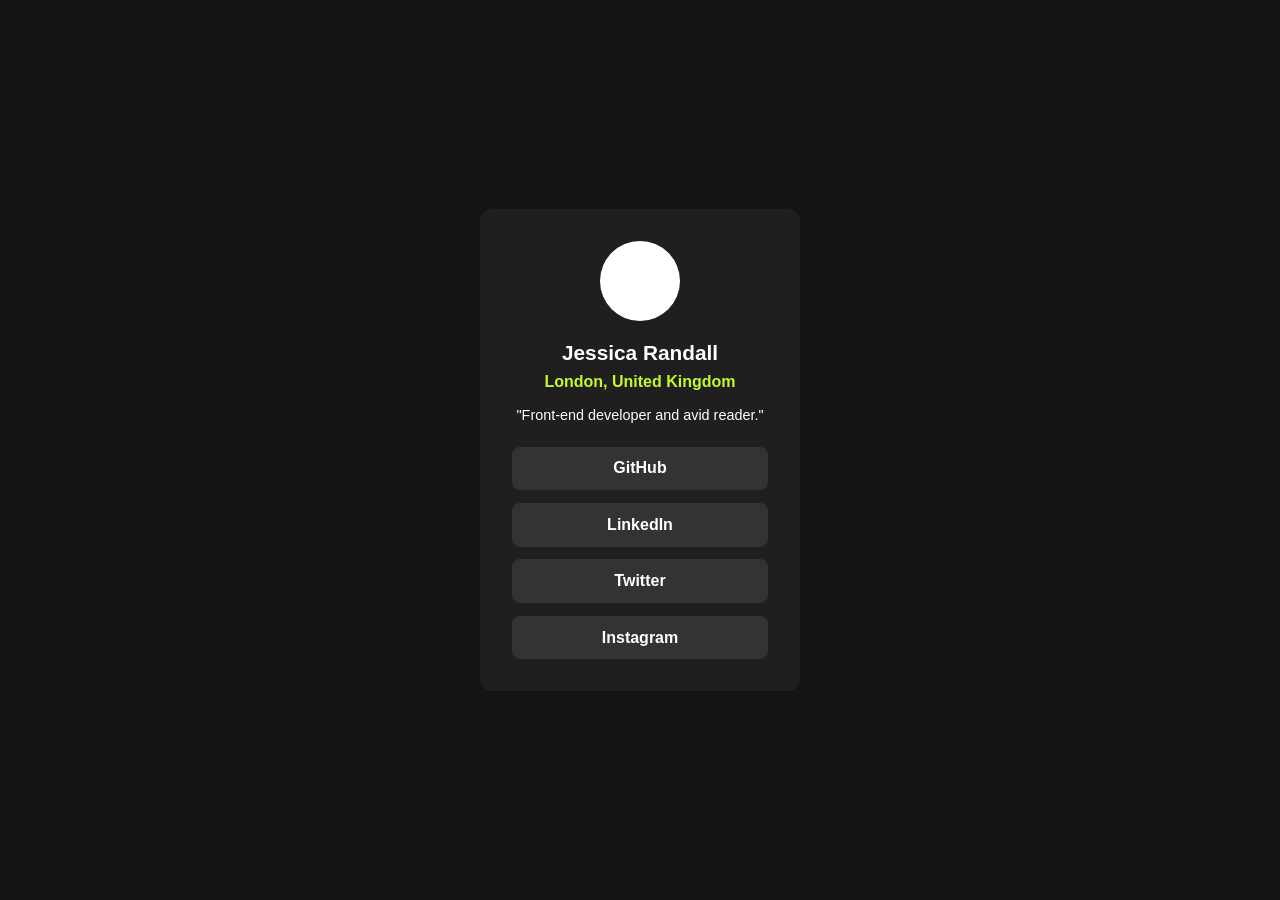
<file: index.html>
<!DOCTYPE html>
<html lang="en">

<head>
    <meta charset="UTF-8" />
    <meta name="viewport" content="width=device-width, initial-scale=1.0" />
    <title>Social Links Profile</title>
    <link rel="stylesheet" href="style.css" />
</head>

<body>

    <main class="card">
        <img src="perfil.png" alt="Profile image" class="avatar" />

        <h1>Jessica Randall</h1>
        <p class="location">London, United Kingdom</p>

        <p class="bio">"Front-end developer and avid reader."</p>

        <div class="links">
            <a href="#">GitHub</a>
            <a href="#">LinkedIn</a>
            <a href="#">Twitter</a>
            <a href="#">Instagram</a>
        </div>
    </main>

</body>

</html>
</file>
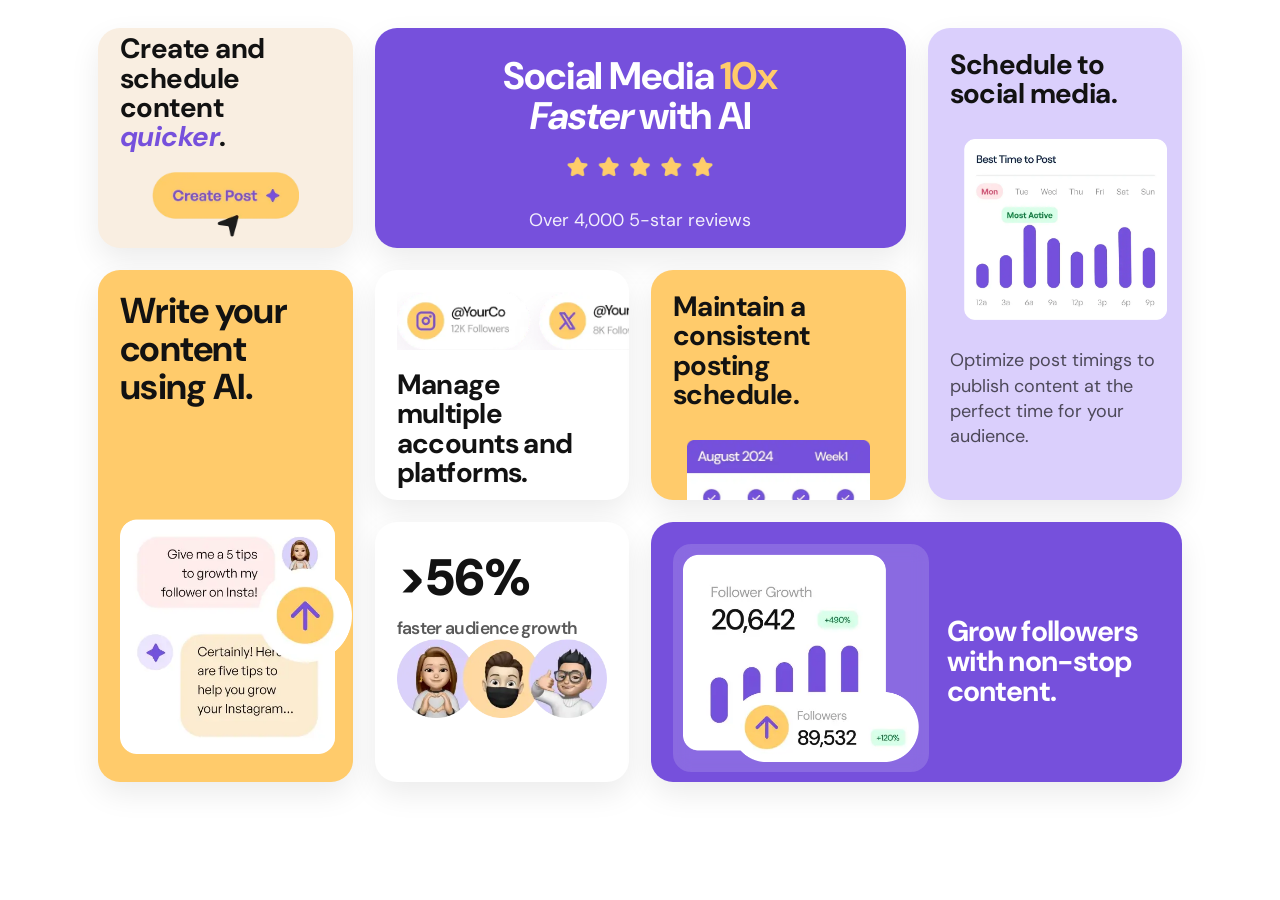
<file: bento-grid/index.html>
<!doctype html>
<html lang="pt-br">

<head>
    <meta charset="UTF-8" />
    <meta name="viewport" content="width=device-width, initial-scale=1.0" />
    <title>Social Media AI Grid</title>

    <link rel="preconnect" href="https://fonts.googleapis.com">
    <link rel="preconnect" href="https://fonts.gstatic.com" crossorigin>
    <link href="https://fonts.googleapis.com/css2?family=DM+Sans:wght@400;500&display=swap" rel="stylesheet">

    <link rel="stylesheet" href="styles.css" />
</head>

<body>
    <main class="wrap">
        <section class="grid">

            <!-- A -->
            <article class="card card-a">
                <h3 class="kicker">
                    Create and schedule content <em>quicker</em>.
                </h3>
                <img class="img img-a" src="assets/illustration-create-post.webp" alt="Create post illustration"
                    loading="lazy" />
            </article>

            <!-- B -->
            <article class="card card-b">
                <h2 class="title">
                    Social Media <span class="accent">10x</span><br />
                    <em>Faster</em> with AI
                </h2>

                <div class="rating">
                    <img src="assets/illustration-five-stars.webp" alt="Five stars" loading="lazy" />
                    <p>Over 4,000 5-star reviews</p>
                </div>
            </article>

            <!-- C -->
            <article class="card card-c">
                <h3 class="kicker">Schedule to social media.</h3>

                <div class="mock mock-c">
                    <img src="assets/illustration-schedule-posts.webp" alt="Best time to post mock" loading="lazy" />
                </div>

                <p class="muted">
                    Optimize post timings to publish content at the perfect time for your
                    audience.
                </p>
            </article>

            <!-- D -->
            <article class="card card-d">
                <h3 class="kicker kicker-d">Write your content using AI.</h3>
                <img class="img img-d" src="assets/illustration-ai-content.webp" alt="AI content mock" loading="lazy" />

            </article>

            <!-- E -->
            <article class="card card-e">
                <img class="img img-e" src="assets/illustration-multiple-platforms.webp" alt="Multiple platforms"
                    loading="lazy" />
                <h3 class="kicker">Manage multiple accounts and platforms.</h3>


            </article>

            <!-- F -->
            <article class="card card-f">
                <h3 class="kicker">Maintain a consistent posting schedule.</h3>

                <div class="mock">
                    <img src="assets/illustration-consistent-schedule.webp" alt="Consistent schedule mock"
                        loading="lazy" />
                </div>
            </article>

            <!-- G -->
            <article class="card card-g">
                <h3 class="big">
                    <span>&gt;56%</span>
                    <small>faster audience growth</small>
                </h3>

                <img class="img" src="assets/illustration-audience-growth.webp" alt="Audience growth" loading="lazy" />
            </article>

            <!-- H -->
            <article class="card card-h">
                <div class="h-left">
                    <img class="mock-h" src="assets/illustration-grow-followers.webp" alt="Grow followers mock"
                        loading="lazy" />
                </div>

                <div class="h-right">
                    <h2 class="title">
                        Grow followers<br />
                        with non-stop<br />
                        content.
                    </h2>
                </div>
            </article>
        </section>
    </main>
</body>

</html>
</file>
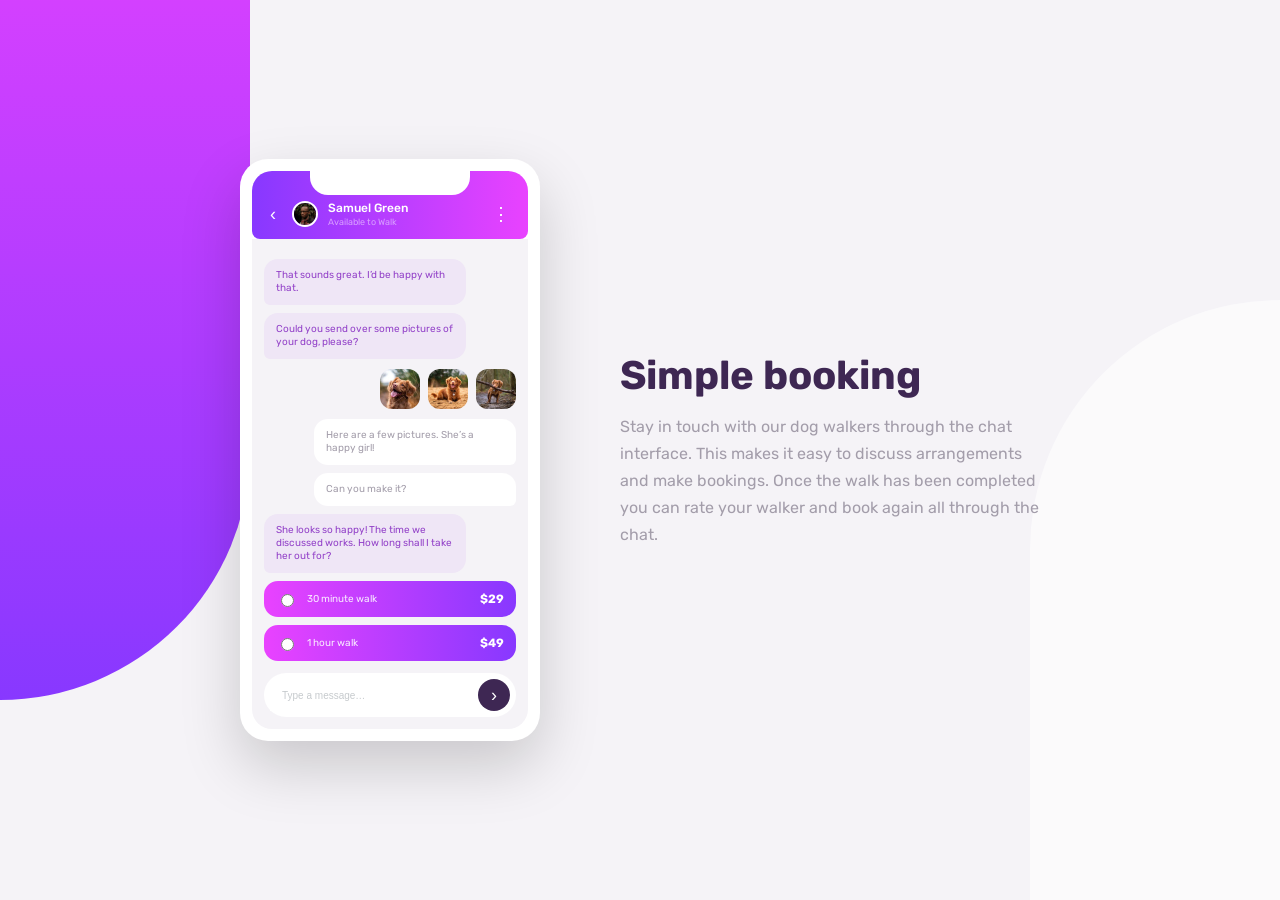
<file: chat-app-illustration/index.html>
<!DOCTYPE html>
<html lang="pt-BR">

<head>
    <meta charset="UTF-8" />
    <meta name="viewport" content="width=device-width, initial-scale=1.0" />
    <title>Chat App</title>

    <!-- Fonte (Rubik) -->
    <link rel="preconnect" href="https://fonts.googleapis.com">
    <link rel="preconnect" href="https://fonts.gstatic.com" crossorigin>
    <link href="https://fonts.googleapis.com/css2?family=Rubik:wght@400;500;700&display=swap" rel="stylesheet">

    <link rel="stylesheet" href="styles.css" />
</head>

<body>

    <main class="hero">

        <div class="bg-shape bg-shape--left"></div>
        <div class="bg-shape bg-shape--right"></div>

        <div class="container">

            <section class="phone" aria-label="Demonstração do chat">
                <div class="phone__notch"></div>

                <header class="phone__header">
                    <div class="phone__header-left">
                        <button class="icon-btn" aria-label="Voltar">‹</button>

                        <img class="avatar" src="./assets/avatar.jpg" alt="Samuel Green" />

                        <div class="profile">
                            <p class="profile__name">Samuel Green</p>
                            <p class="profile__status">Available to Walk</p>
                        </div>
                    </div>

                    <button class="icon-btn" aria-label="Mais opções">⋮</button>
                </header>

                <div class="phone__chat">
                    <p class="msg msg--left">That sounds great. I’d be happy with that.</p>
                    <p class="msg msg--left">Could you send over some pictures of your dog, please?</p>

                    <div class="msg-row msg-row--right">
                        <img class="dog" src="./assets/dog-image-1.jpg" alt="Dog photo 1" />
                        <img class="dog" src="./assets/dog-image-2.jpg" alt="Dog photo 2" />
                        <img class="dog" src="./assets/dog-image-3.jpg" alt="Dog photo 3" />
                    </div>

                    <p class="msg msg--right">Here are a few pictures. She’s a happy girl!</p>
                    <p class="msg msg--right">Can you make it?</p>

                    <p class="msg msg--left">
                        She looks so happy! The time we discussed works. How long shall I take her out for?
                    </p>

                    <label class="option">
                        <input type="radio" name="walk" />
                        <span class="option__text">30 minute walk</span>
                        <span class="option__price">$29</span>
                    </label>

                    <label class="option">
                        <input type="radio" name="walk" />
                        <span class="option__text">1 hour walk</span>
                        <span class="option__price">$49</span>
                    </label>

                    <form class="composer" action="#">
                        <input class="composer__input" type="text" placeholder="Type a message…" />
                        <button class="composer__send" type="submit" aria-label="Enviar">›</button>
                    </form>
                </div>
            </section>


            <section class="content">
                <h1 class="content__title">Simple booking</h1>
                <p class="content__text">
                    Stay in touch with our dog walkers through the chat interface. This makes it easy to discuss
                    arrangements and
                    make bookings. Once the walk has been completed you can rate your walker and book again all through
                    the chat.
                </p>
            </section>
        </div>
    </main>

</body>

</html>
</file>
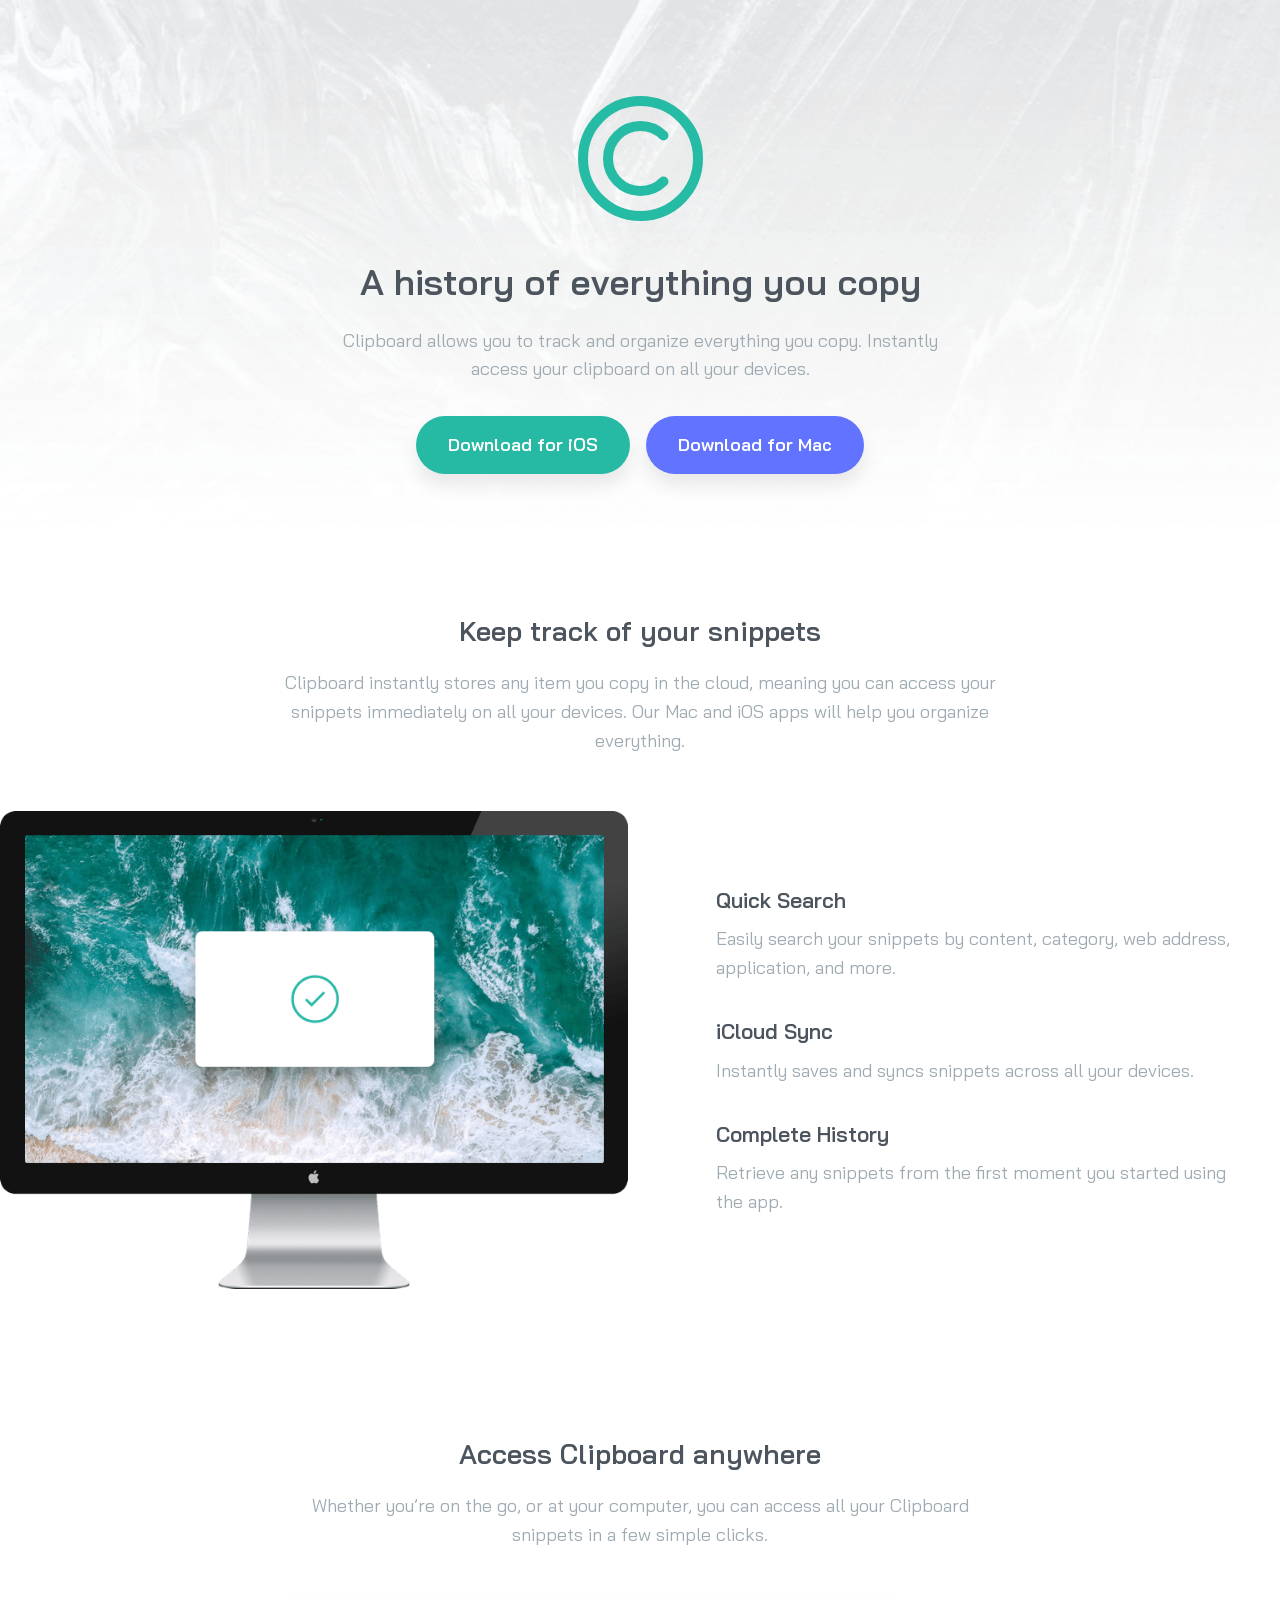
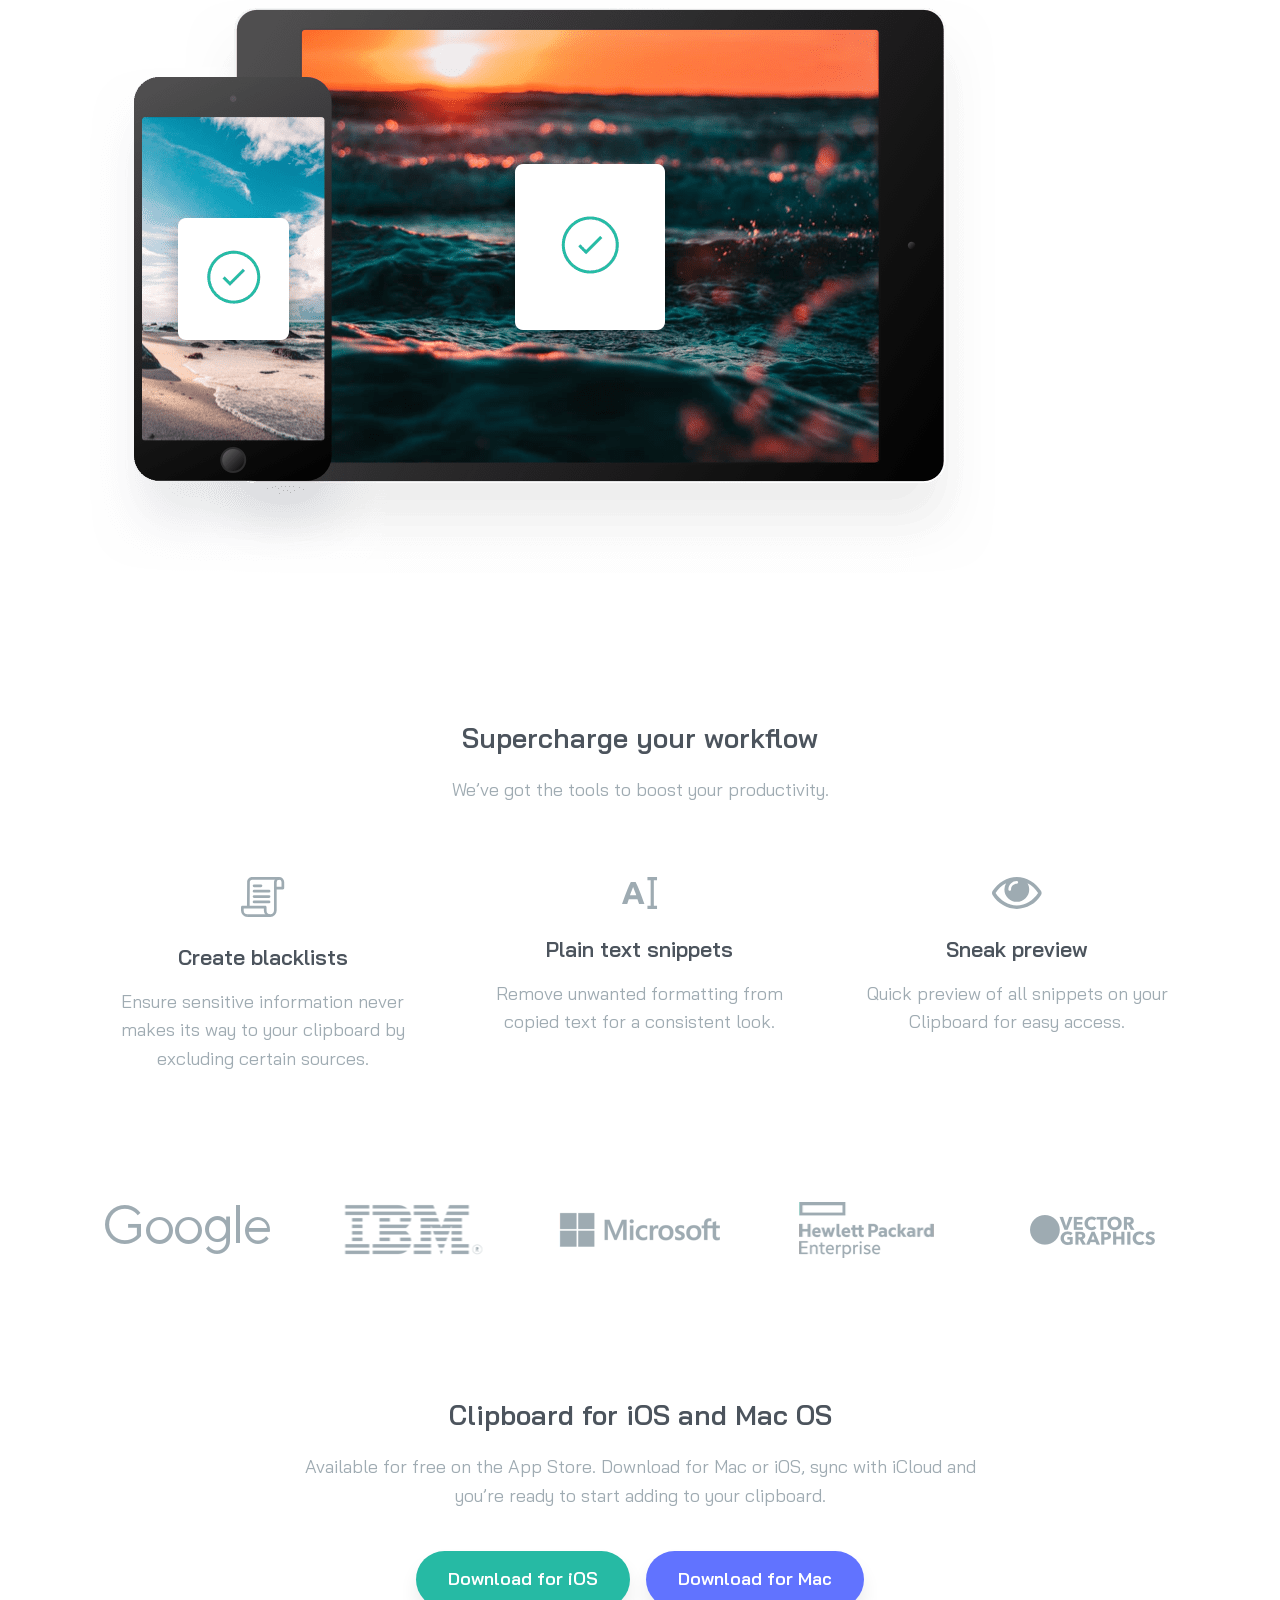
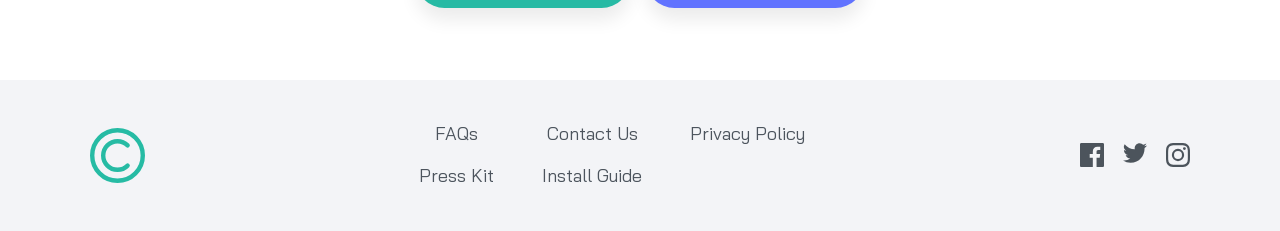
<file: landing-page/index.html>
<!DOCTYPE html>
<html lang="en">

<head>
    <meta charset="UTF-8" />
    <meta name="viewport" content="width=device-width, initial-scale=1.0" />
    <title>Clipboard Landing Page</title>


    <link rel="preconnect" href="https://fonts.googleapis.com" />
    <link rel="preconnect" href="https://fonts.gstatic.com" crossorigin />
    <link href="https://fonts.googleapis.com/css2?family=Bai+Jamjuree:wght@400;600&display=swap" rel="stylesheet" />

    <link rel="stylesheet" href="styles.css" />
</head>

<body>

    <header class="hero">
        <div class="container">
            <img class="logo" src="assets/logo.svg" alt="Clipboard Logo" />

            <h1>A history of everything you copy</h1>
            <p class="lead">
                Clipboard allows you to track and organize everything you copy. Instantly access your clipboard on
                all your devices.
            </p>

            <div class="buttons">
                <a class="btn btn-ios" href="#">Download for iOS</a>
                <a class="btn btn-mac" href="#">Download for Mac</a>
            </div>
        </div>
    </header>

    <main>
        <section class="section">
            <div class="container">
                <h2>Keep track of your snippets</h2>
                <p class="subtitle">
                    Clipboard instantly stores any item you copy in the cloud, meaning you can access your snippets
                    immediately on all your devices. Our Mac and iOS apps will help you organize everything.
                </p>
            </div>

            <div class="split">
                <div class="split-image">
                    <img src="assets/image-computer.png" alt="Computer" />
                </div>

                <div class="split-text">
                    <div class="feature">
                        <h3>Quick Search</h3>
                        <p>Easily search your snippets by content, category, web address, application, and more.</p>
                    </div>

                    <div class="feature">
                        <h3>iCloud Sync</h3>
                        <p>Instantly saves and syncs snippets across all your devices.</p>
                    </div>

                    <div class="feature">
                        <h3>Complete History</h3>
                        <p>Retrieve any snippets from the first moment you started using the app.</p>
                    </div>
                </div>
            </div>
        </section>

        <section class="section">
            <div class="container">
                <h2>Access Clipboard anywhere</h2>
                <p class="subtitle">
                    Whether you’re on the go, or at your computer, you can access all your Clipboard snippets in a
                    few simple clicks.
                </p>

                <div class="center-image">
                    <img src="assets/image-devices.png" alt="Devices" />
                </div>
            </div>
        </section>

        <section class="section">
            <div class="container">
                <h2>Supercharge your workflow</h2>
                <p class="subtitle">We’ve got the tools to boost your productivity.</p>

                <div class="cards">
                    <article class="card">
                        <img src="assets/icon-blacklist.svg" alt="" />
                        <h3>Create blacklists</h3>
                        <p>Ensure sensitive information never makes its way to your clipboard by excluding certain
                            sources.</p>
                    </article>

                    <article class="card">
                        <img src="assets/icon-text.svg" alt="" />
                        <h3>Plain text snippets</h3>
                        <p>Remove unwanted formatting from copied text for a consistent look.</p>
                    </article>

                    <article class="card">
                        <img src="assets/icon-preview.svg" alt="" />
                        <h3>Sneak preview</h3>
                        <p>Quick preview of all snippets on your Clipboard for easy access.</p>
                    </article>
                </div>
            </div>
        </section>

        <section class="section companies">
            <div class="container companies-row">
                <img src="assets/logo-google.png" alt="Google" />
                <img src="assets/logo-ibm.png" alt="IBM" />
                <img src="assets/logo-microsoft.png" alt="Microsoft" />
                <img src="assets/logo-hp.png" alt="Hewlett Packard" />
                <img src="assets/logo-vector-graphics.png" alt="Vector Graphics" />
            </div>
        </section>

        <section class="section">
            <div class="container">
                <h2>Clipboard for iOS and Mac OS</h2>
                <p class="subtitle">
                    Available for free on the App Store. Download for Mac or iOS, sync with iCloud and you’re ready to
                    start
                    adding to your clipboard.
                </p>

                <div class="buttons buttons-bottom">
                    <a class="btn btn-ios" href="#">Download for iOS</a>
                    <a class="btn btn-mac" href="#">Download for Mac</a>
                </div>
            </div>
        </section>
    </main>

    <footer class="footer">
        <div class="container footer-grid">
            <img class="footer-logo" src="assets/logo.svg" alt="Clipboard Logo" />

            <nav class="footer-links">
                <a href="#">FAQs</a>
                <a href="#">Contact Us</a>
                <a href="#">Privacy Policy</a>
                <a href="#">Press Kit</a>
                <a href="#">Install Guide</a>
            </nav>

            <div class="social">
                <a href="#"><img src="assets/icon-facebook.svg" alt="Facebook" /></a>
                <a href="#"><img src="assets/icon-twitter.svg" alt="Twitter" /></a>
                <a href="#"><img src="assets/icon-instagram.svg" alt="Instagram" /></a>
            </div>
        </div>
    </footer>
</body>

</html>
</file>
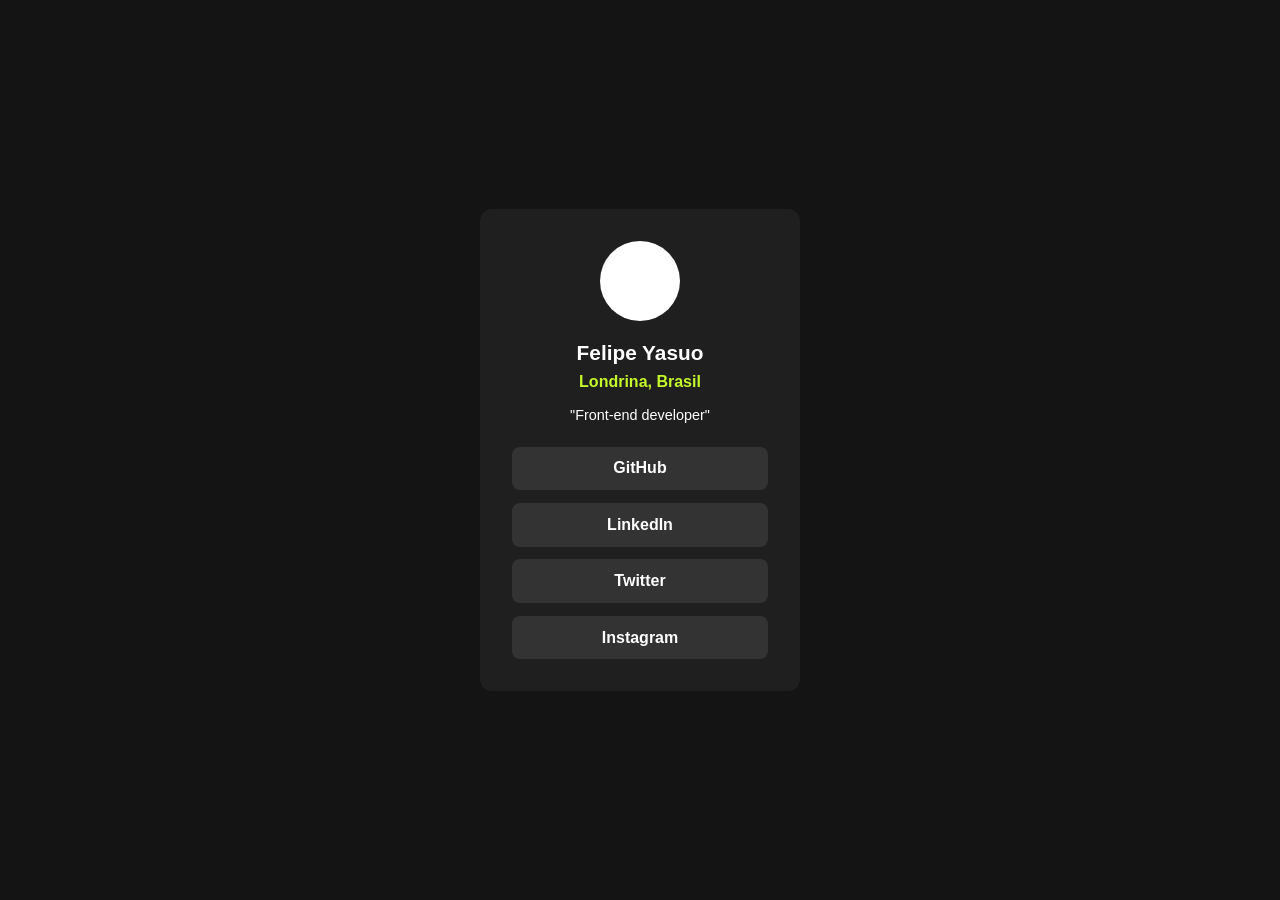
<file: profile-card/index.html>
<!DOCTYPE html>
<html lang="en">

<head>
    <meta charset="UTF-8" />
    <meta name="viewport" content="width=device-width, initial-scale=1.0" />
    <title>Social Links Profile</title>
    <link rel="stylesheet" href="styles.css" />
</head>

<body>

    <main class="card">
        <img src="perfil.png" alt="Profile image" class="avatar" />

        <h1>Felipe Yasuo</h1>
        <p class="location">Londrina, Brasil</p>

        <p class="bio">"Front-end developer"</p>

        <div class="links">
            <a href="#">GitHub</a>
            <a href="#">LinkedIn</a>
            <a href="#">Twitter</a>
            <a href="#">Instagram</a>
        </div>
    </main>

</body>

</html>
</file>
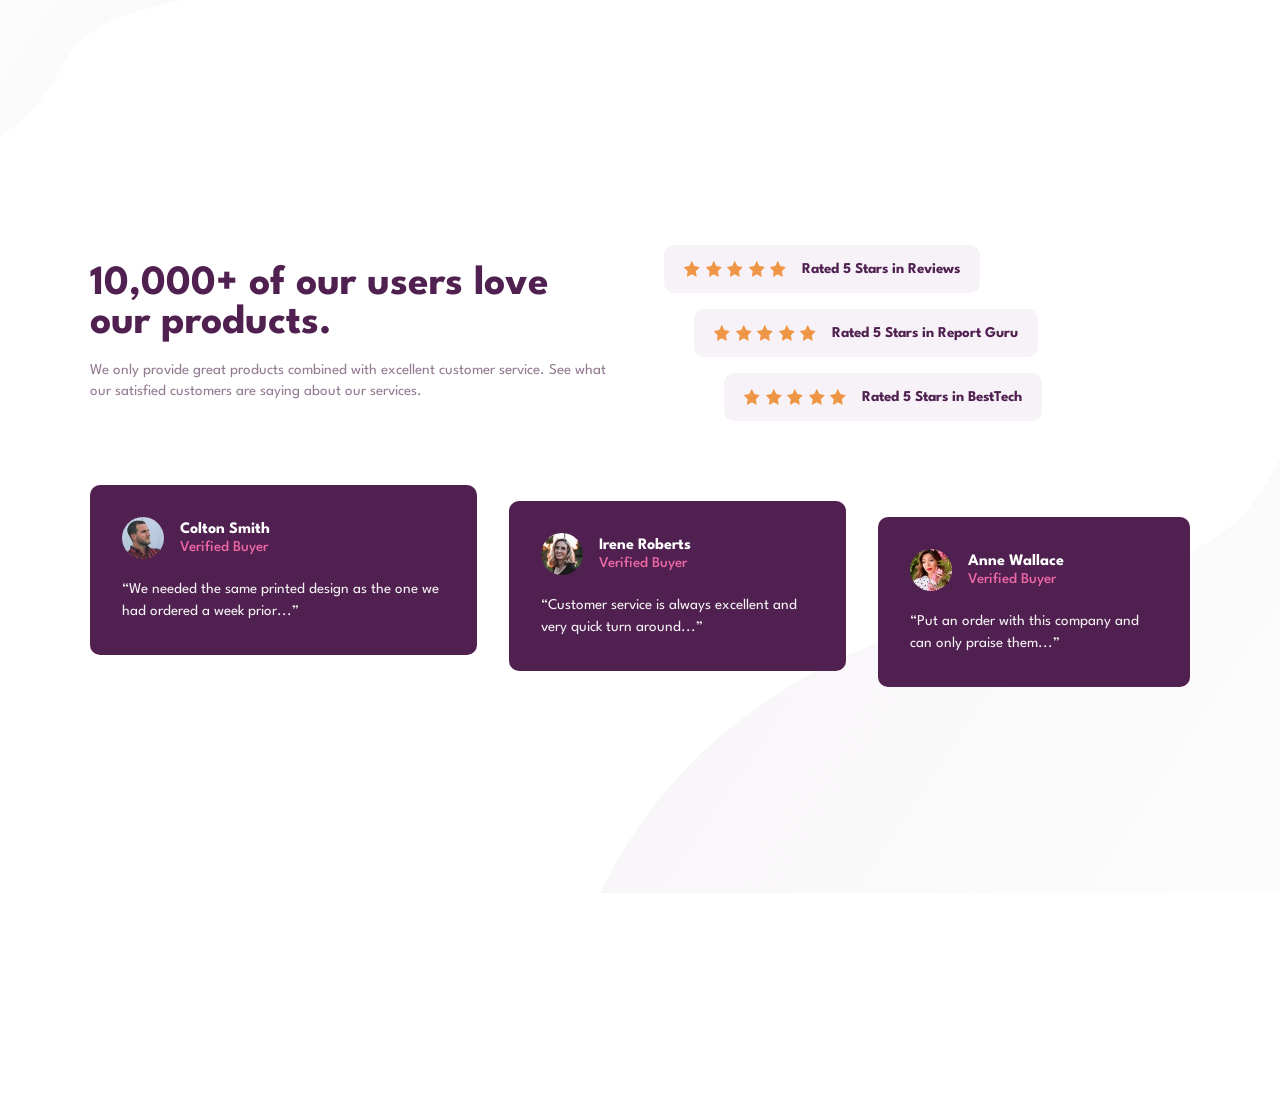
<file: social-proof/index.html>
<!DOCTYPE html>
<html lang="en">

<head>
    <meta charset="UTF-8" />
    <meta name="viewport" content="width=device-width, initial-scale=1.0" />
    <title>Social Proof Section</title>
    <link rel="preconnect" href="https://fonts.googleapis.com">
    <link href="https://fonts.googleapis.com/css2?family=League+Spartan:wght@400;500;700&display=swap" rel="stylesheet">
    <link rel="stylesheet" href="styles.css" />
</head>

<body>

    <main class="container">
        <section class="intro">
            <div class="intro-text">
                <h1>10,000+ of our users love our products.</h1>
                <p>
                    We only provide great products combined with excellent customer service.
                    See what our satisfied customers are saying about our services.
                </p>
            </div>

            <div class="ratings">
                <div class="rating">
                    <div class="stars" aria-label="5 stars">
                        <img src="./assets/icon-star.svg" alt="" />
                        <img src="./assets/icon-star.svg" alt="" />
                        <img src="./assets/icon-star.svg" alt="" />
                        <img src="./assets/icon-star.svg" alt="" />
                        <img src="./assets/icon-star.svg" alt="" />
                    </div>
                    <p>Rated 5 Stars in Reviews</p>
                </div>

                <div class="rating">
                    <div class="stars" aria-label="5 stars">
                        <img src="./assets/icon-star.svg" alt="" />
                        <img src="./assets/icon-star.svg" alt="" />
                        <img src="./assets/icon-star.svg" alt="" />
                        <img src="./assets/icon-star.svg" alt="" />
                        <img src="./assets/icon-star.svg" alt="" />
                    </div>
                    <p>Rated 5 Stars in Report Guru</p>
                </div>

                <div class="rating">
                    <div class="stars" aria-label="5 stars">
                        <img src="./assets/icon-star.svg" alt="" />
                        <img src="./assets/icon-star.svg" alt="" />
                        <img src="./assets/icon-star.svg" alt="" />
                        <img src="./assets/icon-star.svg" alt="" />
                        <img src="./assets/icon-star.svg" alt="" />
                    </div>
                    <p>Rated 5 Stars in BestTech</p>
                </div>
            </div>
        </section>

        <section class="testimonials">
            <article class="card">
                <header class="card-head">
                    <img class="avatar" src="./assets/image-colton.jpg" alt="Colton Smith" />
                    <div>
                        <h3>Colton Smith</h3>
                        <span>Verified Buyer</span>
                    </div>
                </header>
                <p>“We needed the same printed design as the one we had ordered a week prior...”</p>
            </article>

            <article class="card">
                <header class="card-head">
                    <img class="avatar" src="./assets/image-irene.jpg" alt="Irene Roberts" />
                    <div>
                        <h3>Irene Roberts</h3>
                        <span>Verified Buyer</span>
                    </div>
                </header>
                <p>“Customer service is always excellent and very quick turn around...”</p>
            </article>

            <article class="card">
                <header class="card-head">
                    <img class="avatar" src="./assets/image-anne.jpg" alt="Anne Wallace" />
                    <div>
                        <h3>Anne Wallace</h3>
                        <span>Verified Buyer</span>
                    </div>
                </header>
                <p>“Put an order with this company and can only praise them...”</p>
            </article>
        </section>
    </main>

</body>

</html>
</file>
<file: style.css>
* {
    margin: 0;
    padding: 0;
    box-sizing: border-box;
}

:root {
    --bg-color: #141414;
    --card-color: #1f1f1f;
    --button-color: #333333;
    --accent: #c4f82a;
    --text-color: #ffffff;
}

body {
    font-family: Arial, Helvetica, sans-serif;
    background-color: var(--bg-color);
    color: var(--text-color);

    display: flex;
    justify-content: center;
    align-items: center;
    height: 100vh;
}

.card {
    background-color: var(--card-color);
    padding: 2rem;
    border-radius: 12px;
    width: 320px;
    text-align: center;
}

.avatar {
    width: 80px;
    height: 80px;
    border-radius: 50%;
    object-fit: cover;
    margin-bottom: 1rem;
}

h1 {
    font-size: 1.3rem;
    margin-bottom: 0.5rem;
}

.location {
    color: var(--accent);
    font-weight: bold;
    margin-bottom: 1rem;
}

.bio {
    font-size: 0.9rem;
    margin-bottom: 1.5rem;
}

.links {
    display: flex;
    flex-direction: column;
    gap: 0.8rem;
}

.links a {
    text-decoration: none;
    background-color: var(--button-color);
    padding: 0.8rem;
    border-radius: 8px;
    color: var(--text-color);
    font-weight: bold;
    transition: 0.3s ease;
}

.links a:hover {
    background-color: var(--accent);
    color: black;
}

@media (max-width: 375px) {
    body {
        padding: 16px;
    }

    .card {
        padding: 1.5rem;
    }
}
</file>
<file: bento-grid/styles.css>
:root {
    --purple-100: hsl(254, 88%, 90%);
    --purple-500: hsl(256, 67%, 59%);

    --yellow-100: hsl(31, 66%, 93%);
    --yellow-500: hsl(39, 100%, 71%);

    --white: hsl(0, 0%, 100%);
    --black: hsl(0, 0%, 7%);

    --r: 22px;
    --gap: 22px;
    --shadow: 0 12px 30px rgba(0, 0, 0, 0.08);
}

* {
    box-sizing: border-box;
}

body {
    margin: 0;
    font-family: "DM Sans", sans-serif;
    font-size: 18px;
    color: var(--black);
    background: var(--white);
}

.wrap {
    max-width: 1120px;
    margin: 0 auto;
    padding: 28px 18px;
}

.grid {
    display: grid;
    gap: var(--gap);
    grid-template-columns: repeat(4, 1fr);

    grid-template-rows: 220px 230px 260px;

    grid-template-areas:
        "a b b c"
        "d e f c"
        "d g h h";
}

/* Cards */
.card {
    border-radius: var(--r);
    padding: 22px;
    background: var(--white);
    box-shadow: var(--shadow);
    position: relative;
    overflow: hidden;
}

.kicker {
    margin: 0;
    font-size: clamp(18px, 2.2vw, 28px);
    line-height: 1.05;
    letter-spacing: -0.02em;
}

.kicker-d {
    font-size: clamp(36px, 2.2vw, 28px);
}

.kicker em {
    font-style: italic;
    color: var(--purple-500);
}

.title {
    margin: 0;
    font-size: clamp(26px, 3vw, 44px);
    line-height: 1.05;
    letter-spacing: -0.03em;
    color: var(--white);
}

.title em {
    font-style: italic;
}

.title .accent {
    color: var(--yellow-500);
}

.muted {
    margin: 14px 0 0;
    color: rgba(0, 0, 0, 0.65);
    line-height: 1.4;
    max-width: 28ch;
}

.img,
.mock img {
    width: 100%;
    height: auto;
    display: block;
}

.mock {
    margin-top: 16px;
    border-radius: 16px;
    padding: 14px;
}


.card-a {
    grid-area: a;
    background: var(--yellow-100);

    display: flex;
    flex-direction: column;
    align-items: center;
    justify-content: center;
}

.card-b {
    grid-area: b;
    background: var(--purple-500);
    display: grid;
    place-items: center;
    text-align: center;
    padding: 28px;
}

.card-c {
    grid-area: c;
    background: var(--purple-100);
    padding: 22px;
}

.card-d {
    grid-area: d;
    background: var(--yellow-500);
    display: grid;
    align-content: start;
    gap: 14px;
}

.card-e {
    grid-area: e;
}

.card-f {
    grid-area: f;
    background: var(--yellow-500);
}

.card-g {
    grid-area: g;
}

.card-h {
    grid-area: h;
    background: var(--purple-500);
    display: grid;
    grid-template-columns: 1.2fr 1fr;
    align-items: center;
    gap: 18px;
}

/* Imagem do card A */
.img-a {
    position: static;
    width: 70%;
    margin-top: 20px;
    opacity: 1;
}

.img-d {
    margin-top: 100px;
    width: 110%;
}

.img-e {
    width: 130%;
    margin-bottom: 20px;
}

/* Rating (B) */
.rating {
    margin-top: 18px;
    display: grid;
    gap: 10px;
    place-items: center;
    color: rgba(255, 255, 255, 0.9);
}

.rating img {
    width: 150px;
}

/* Card G */
.big {
    margin: 0;
    letter-spacing: -0.03em;
}

.big span {
    display: block;
    font-size: clamp(40px, 4vw, 56px);
    font-weight: 900;
}

.big small {
    display: block;
    color: rgba(0, 0, 0, 0.65);
    font-weight: 600;
    margin-top: 6px;
}

.mock-h {
    width: 100%;
    height: auto;
    border-radius: 18px;

    background: rgba(255, 255, 255, 0.15);
    backdrop-filter: blur(8px);

    padding: 10px;
}

.mock-c {
    width: 110%;
}

.h-right .title {
    text-align: left;
    font-size: 1.8rem;
}

/* Responsivo */
@media (max-width: 980px) {
    .grid {
        grid-template-columns: repeat(2, 1fr);
        grid-template-areas:
            "b b"
            "a c"
            "d c"
            "e f"
            "g g"
            "h h";
        grid-template-rows: auto;
    }

    .card-h {
        grid-template-columns: 1fr;
    }

    .h-right .title {
        text-align: center;
    }
}

@media (max-width: 520px) {
    .grid {
        grid-template-columns: 1fr;

        grid-template-areas:
            "b"
            "e"
            "f"
            "c"
            "h"
            "g"
            "a"
            "d";
        grid-template-rows: auto;
    }

    .card-h {
        grid-template-columns: 1fr;
    }

    .h-right .title {
        text-align: left;
    }

    .img-a {
        position: static;
        width: 70%;
        margin: 12px auto 0;
    }
}
</file>
<file: chat-app-illustration/styles.css>
:root {

    --purple-300: hsl(276, 100%, 81%);
    --purple-600: hsl(276, 55%, 52%);
    --gray-500: hsl(270, 7%, 64%);
    --gray-300: hsl(206, 6%, 79%);
    --purple-950: hsl(271, 36%, 24%);

    --pink-500: hsl(293, 100%, 63%);
    --purple-500: hsl(264, 100%, 61%);

    --white: hsl(0, 0%, 100%);
    --gray-100: hsl(270, 20%, 96%);
    --pink-400: hsl(289, 100%, 72%);
}

* {
    box-sizing: border-box;
}

body {
    margin: 0;
    font-family: "Rubik", system-ui, -apple-system, Segoe UI, Roboto, Arial, sans-serif;
    background: var(--gray-100);
    color: var(--gray-500);
}

.hero {
    min-height: 100vh;
    display: grid;
    place-items: center;
    position: relative;
    overflow: hidden;
    padding: 48px 24px;
}

.container {
    width: min(1000px, 100%);
    display: flex;
    align-items: center;
    justify-content: center;
    gap: 80px;
    position: relative;
    z-index: 1;
}

.bg-shape {
    position: absolute;
    width: 500px;
    height: 900px;
    border-radius: 0 0 300px 300px;
    z-index: 0;
}

.bg-shape--left {
    left: -250px;
    top: -200px;
    background: linear-gradient(180deg, var(--pink-500), var(--purple-500));
}

.bg-shape--right {
    right: -250px;
    bottom: -300px;
    background: var(--white);
    opacity: 0.6;
    border-radius: 300px 300px 0 0;
}

.phone {
    width: 300px;
    background: var(--white);
    border-radius: 28px;
    padding: 12px;
    box-shadow: 0 25px 60px rgba(0, 0, 0, 0.18);
    position: relative;
}

.phone__notch {
    position: absolute;
    top: 10px;
    left: 50%;
    transform: translateX(-50%);
    width: 160px;
    height: 26px;
    background: var(--white);
    border-radius: 0 0 18px 18px;
}

.phone__header {
    background: linear-gradient(90deg, var(--purple-500), var(--pink-500));
    border-radius: 20px 20px 8px 8px;
    padding: 30px 12px 12px;
    display: flex;
    align-items: center;
    justify-content: space-between;
    color: var(--white);
}

.phone__header-left {
    display: flex;
    align-items: center;
    gap: 10px;
}

.icon-btn {
    border: 0;
    background: transparent;
    color: var(--white);
    font-size: 18px;
    cursor: pointer;
}

.avatar {
    width: 26px;
    height: 26px;
    border-radius: 50%;
    border: 2px solid var(--white);
}

.profile__name {
    margin: 0;
    font-weight: 500;
    font-size: 12px;
}

.profile__status {
    margin: 2px 0 0;
    font-size: 9px;
    color: var(--purple-300);
}

.phone__chat {
    background: var(--gray-100);
    border-radius: 0 0 20px 20px;
    padding: 12px;
}

.msg {
    margin: 8px 0;
    padding: 10px 12px;
    border-radius: 14px;
    max-width: 80%;
    font-size: 10px;
    line-height: 1.3;
}

.msg--left {
    background: #efe6f6;
    color: var(--purple-600);
    border-bottom-left-radius: 6px;
}

.msg--right {
    background: var(--white);
    margin-left: auto;
    color: var(--gray-500);
    border-bottom-right-radius: 6px;
}

.msg-row {
    display: flex;
    gap: 8px;
    margin: 10px 0;
}

.msg-row--right {
    justify-content: flex-end;
}

.dog {
    width: 40px;
    height: 40px;
    border-radius: 12px;
    object-fit: cover;
}

.option {
    display: flex;
    align-items: center;
    gap: 10px;
    padding: 10px 12px;
    border-radius: 14px;
    margin: 8px 0;
    background: linear-gradient(90deg, var(--pink-500), var(--purple-500));
    color: var(--white);
    font-size: 10px;
}

.option input {
    accent-color: var(--pink-400);
}

.option__text {
    opacity: 0.9;
}

.option__price {
    margin-left: auto;
    font-weight: 700;
    font-size: 12px;
}

.composer {
    margin-top: 12px;
    background: var(--white);
    border-radius: 999px;
    padding: 6px;
    display: flex;
    gap: 8px;
    align-items: center;
}

.composer__input {
    border: 0;
    outline: none;
    flex: 1;
    padding: 10px 12px;
    font-size: 10px;
}

.composer__input::placeholder {
    color: var(--gray-300);
}

.composer__send {
    width: 32px;
    height: 32px;
    border: 0;
    border-radius: 50%;
    background: var(--purple-950);
    color: var(--white);
    cursor: pointer;
    font-size: 18px;
}

.content {
    width: min(420px, 100%);
}

.content__title {
    margin: 0 0 14px;
    color: var(--purple-950);
    font-size: 40px;
}

.content__text {
    margin: 0;
    line-height: 1.7;
}

@media (max-width: 900px) {
    .container {
        flex-direction: column;
        text-align: center;
        gap: 40px;
    }

    .content__title {
        font-size: 32px;
    }
}
</file>
<file: landing-page/styles.css>
:root {
    --green: hsl(171, 66%, 44%);
    --blue: hsl(233, 100%, 69%);
    --gray-700: hsl(210, 10%, 33%);
    --gray-500: hsl(201, 11%, 66%);
    --bg-footer: hsl(220, 18%, 96%);
}

* {
    margin: 0;
    padding: 0;
    box-sizing: border-box;
}

img {
    max-width: 100%;
    display: block;
}

body {
    font-family: "Bai Jamjuree", sans-serif;
    font-size: 18px;
    color: var(--gray-700);
    text-align: center;
    line-height: 1.6;
}

.container {
    width: min(1100px, 100% - 3rem);
    margin: 0 auto;
}

h1,
h2,
h3 {
    font-weight: 600;
}

p {
    color: var(--gray-500);
}

.hero {
    padding: 6rem 0 4rem;
    background-image: url("assets/bg-header-desktop.png");
    background-repeat: no-repeat;
    background-size: cover;
    background-position: top center;
}

.logo {
    margin: 0 auto 2rem;
}

.lead {
    max-width: 650px;
    margin: 1rem auto 2rem;
}

.buttons {
    display: flex;
    gap: 1rem;
    justify-content: center;
    flex-wrap: wrap;
}

.btn {
    display: inline-block;
    padding: 0.9rem 2rem;
    border-radius: 999px;
    color: #fff;
    text-decoration: none;
    font-weight: 600;
    box-shadow: 0 12px 18px rgba(0, 0, 0, 0.08);
    transition: 0.2s ease;
}

.btn:hover {
    transform: translateY(-2px);
    opacity: 0.9;
}

.btn-ios {
    background: var(--green);
}

.btn-mac {
    background: var(--blue);
}

.section {
    padding: 4.5rem 0;
}

.subtitle {
    max-width: 720px;
    margin: 1rem auto 0;
}

.split {
    width: min(1200px, 100% - 3rem);
    margin: 3.5rem auto 0;
    display: grid;
    gap: 3rem;
}

.split-text {
    display: grid;
    gap: 2rem;
    text-align: left;
    align-content: center;
}

.feature h3 {
    margin-bottom: 0.5rem;
}

.center-image {
    margin-top: 3rem;
}


.cards {
    margin-top: 3rem;
    display: grid;
    gap: 2rem;
}

.card {
    padding: 1.5rem 0.5rem;
}

.card img {
    margin: 0 auto 1.5rem;
}

.card h3 {
    margin-bottom: 0.8rem;
}

.companies {
    padding: 2rem 0 4rem;
}

.companies-row {
    display: grid;
    gap: 2rem;
    place-items: center;
}


.buttons-bottom {
    margin-top: 40px
}

.footer {
    background: var(--bg-footer);
    padding: 2.5rem 0;
}

.footer-grid {
    display: grid;
    gap: 2rem;
    place-items: center;
}

.footer-logo {
    width: 55px;
}

.footer-links {
    display: grid;
    gap: 0.8rem;
}

.footer-links a {
    color: var(--gray-700);
    text-decoration: none;
}

.footer-links a:hover {
    color: var(--green);
}

.social {
    display: flex;
    gap: 1.2rem;
}


@media (min-width: 900px) {
    body {
        text-align: center;
    }

    .split {
        grid-template-columns: 1.2fr 1fr;
        align-items: center;
    }

    .split-image img {
        transform: translateX(-40px);
    }

    .cards {
        grid-template-columns: repeat(3, 1fr);
        align-items: start;
    }

    .companies-row {
        grid-template-columns: repeat(5, 1fr);
    }

    .footer-grid {
        grid-template-columns: auto 1fr auto;
        align-items: center;
    }

    .footer-links {
        grid-template-columns: repeat(3, max-content);
        gap: 0.8rem 3rem;
        justify-content: center;
    }
}


@media (max-width: 899px) {
    .hero {
        background-image: url("assets/bg-header-mobile.png");
    }

    .split-text {
        text-align: center;
    }
}
</file>
<file: profile-card/styles.css>
* {
    margin: 0;
    padding: 0;
    box-sizing: border-box;
}

:root {
    --bg-color: #141414;
    --card-color: #1f1f1f;
    --button-color: #333333;
    --accent: #c4f82a;
    --text-color: #ffffff;
}

body {
    font-family: Arial, Helvetica, sans-serif;
    background-color: var(--bg-color);
    color: var(--text-color);

    display: flex;
    justify-content: center;
    align-items: center;
    height: 100vh;
}

.card {
    background-color: var(--card-color);
    padding: 2rem;
    border-radius: 12px;
    width: 320px;
    text-align: center;
}

.avatar {
    width: 80px;
    height: 80px;
    border-radius: 50%;
    object-fit: cover;
    margin-bottom: 1rem;
}

h1 {
    font-size: 1.3rem;
    margin-bottom: 0.5rem;
}

.location {
    color: var(--accent);
    font-weight: bold;
    margin-bottom: 1rem;
}

.bio {
    font-size: 0.9rem;
    margin-bottom: 1.5rem;
}

.links {
    display: flex;
    flex-direction: column;
    gap: 0.8rem;
}

.links a {
    text-decoration: none;
    background-color: var(--button-color);
    padding: 0.8rem;
    border-radius: 8px;
    color: var(--text-color);
    font-weight: bold;
    transition: 0.3s ease;
}

.links a:hover {
    background-color: var(--accent);
    color: black;
}

@media (max-width: 375px) {
    body {
        padding: 16px;
    }

    .card {
        padding: 1.5rem;
    }
}
</file>
<file: social-proof/styles.css>
:root {
    --very-dark-magenta: hsl(300, 43%, 22%);
    --soft-pink: hsl(333, 80%, 67%);
    --dark-grayish-magenta: hsl(303, 10%, 53%);
    --light-grayish-magenta: hsl(300, 24%, 96%);
    --white: hsl(0, 0%, 100%);
}

* {
    margin: 0;
    padding: 0;
    box-sizing: border-box;
}

body {
    font-family: "League Spartan", sans-serif;
    font-size: 15px;
    background: var(--white);
    min-height: 100vh;
    display: flex;
    align-items: center;
    justify-content: center;
    padding: 4rem 1.5rem;
    position: relative;
    overflow-x: hidden;
}

/* Background patterns */
body::before,
body::after {
    content: "";
    position: absolute;
    width: 600px;
    height: 600px;
    background-repeat: no-repeat;
    z-index: -1;
}

body::before {
    top: -120px;
    left: -120px;
    background-image: url("./assets/bg-pattern-top-mobile.svg");
}

body::after {
    bottom: -120px;
    right: -120px;
    background-image: url("./assets/bg-pattern-bottom-mobile.svg");
}

.container {
    width: 100%;
    max-width: 1100px;
}

.intro {
    display: grid;
    grid-template-columns: 1fr;
    gap: 2rem;
    margin-bottom: 3rem;
}

.intro-text h1 {
    color: var(--very-dark-magenta);
    font-size: 2.6rem;
    line-height: 0.95;
}

.intro-text p {
    margin-top: 1rem;
    color: var(--dark-grayish-magenta);
    line-height: 1.4;
}

.ratings {
    display: flex;
    flex-direction: column;
    gap: 1rem;
}

.rating {
    background: var(--light-grayish-magenta);
    border-radius: 10px;
    padding: 1rem 1.25rem;
    display: flex;
    align-items: center;
    gap: 1rem;
    justify-content: center;
    flex-wrap: wrap;
}

.stars {
    display: flex;
    gap: .35rem;
}

.stars img {
    width: 16px;
    height: 16px;
}

.rating p {
    color: var(--very-dark-magenta);
    font-weight: 700;
}

.testimonials {
    display: flex;
    flex-direction: column;
    gap: 1rem;
}

.card {
    background: var(--very-dark-magenta);
    color: var(--white);
    border-radius: 10px;
    padding: 2rem;
}

.card-head {
    display: flex;
    align-items: center;
    gap: 1rem;
    margin-bottom: 1.25rem;
}

.avatar {
    width: 42px;
    height: 42px;
    border-radius: 999px;
    object-fit: cover;
}

.card h3 {
    font-size: 1rem;
    font-weight: 700;
}

.card span {
    display: block;
    margin-top: .2rem;
    color: var(--soft-pink);
    font-weight: 500;
}

.card p {
    line-height: 1.45;
    opacity: .95;
}

@media (min-width: 900px) {
    body {
        padding: 6rem 2rem;
    }

    body::before {
        background-image: url("./assets/bg-pattern-top-desktop.svg");
        width: 700px;
        height: 700px;
        top: -160px;
        left: -160px;
    }

    body::after {
        background-image: url("./assets/bg-pattern-bottom-desktop.svg");
        width: 900px;
        height: 900px;
        bottom: -220px;
        right: -220px;
    }

    .intro {
        grid-template-columns: 1fr 1fr;
        align-items: center;
        gap: 3rem;
        margin-bottom: 4rem;
    }

    .ratings {
        align-items: flex-start;
    }

    .rating:nth-child(1) {
        transform: translateX(0);
    }

    .rating:nth-child(2) {
        transform: translateX(30px);
    }

    .rating:nth-child(3) {
        transform: translateX(60px);
    }

    .testimonials {
        flex-direction: row;
        gap: 2rem;
    }

    .card:nth-child(1) {
        transform: translateY(0);
    }

    .card:nth-child(2) {
        transform: translateY(16px);
    }

    .card:nth-child(3) {
        transform: translateY(32px);
    }
}
</file>
